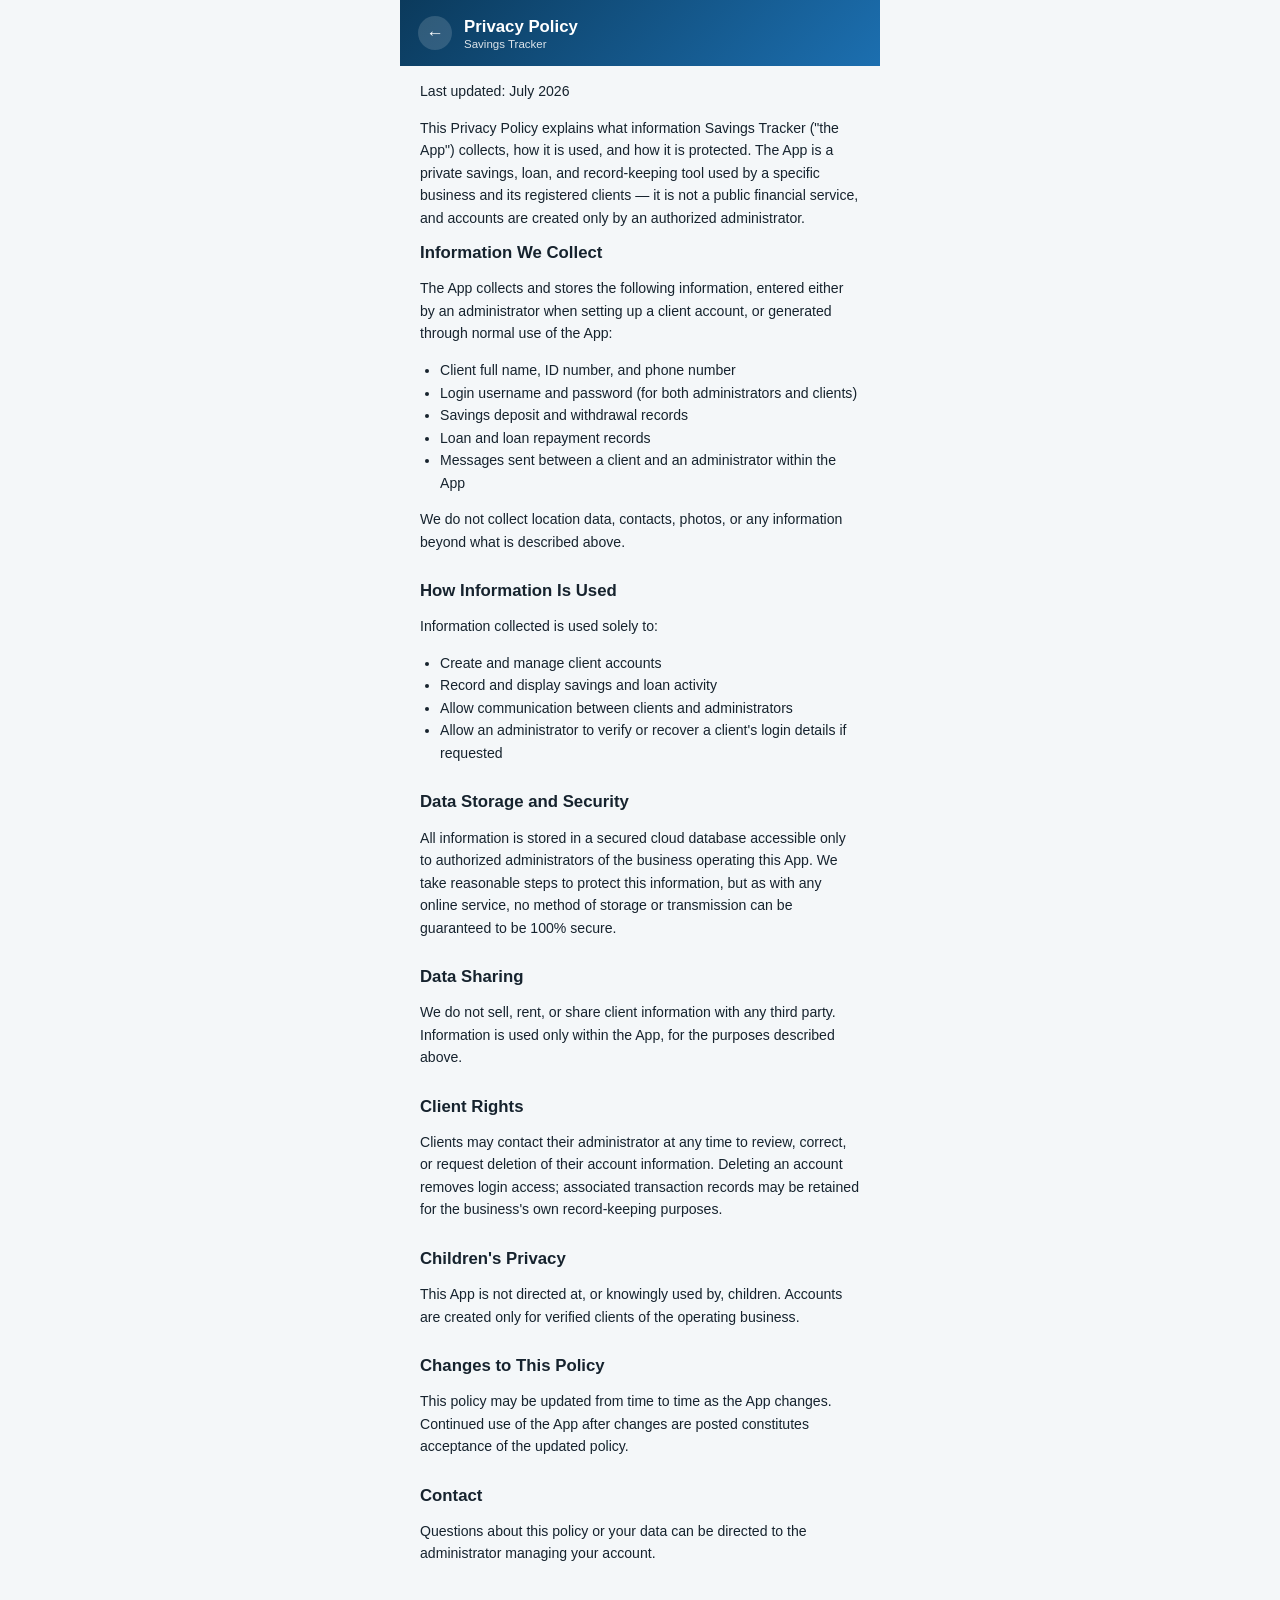
<file: privacy.html>
<!DOCTYPE html>
<html lang="en">
<head>
<meta charset="UTF-8">
<meta name="viewport" content="width=device-width, initial-scale=1.0, viewport-fit=cover">
<title>Privacy Policy — Savings Tracker</title>
<meta name="theme-color" content="#0B3A5C">
<link rel="icon" href="icons/icon-192.png">
<link rel="stylesheet" href="styles.css">
<style>
  .policy-wrap{max-width:640px;margin:0 auto;padding:0 20px 60px;}
  .policy-wrap h2{font-size:1.05rem;margin:28px 0 8px;}
  .policy-wrap h2:first-of-type{margin-top:6px;}
  .policy-wrap p, .policy-wrap li{font-size:0.88rem;line-height:1.6;color:var(--ink);}
  .policy-wrap ul{padding-left:20px;margin:8px 0;}
  .policy-updated{font-size:0.75rem;color:var(--ink-soft);margin-bottom:6px;}
</style>
</head>
<body>
  <div class="app-shell">
    <div class="topbar">
      <a href="index.html" class="back-btn" style="text-decoration:none;display:flex;align-items:center;justify-content:center;">←</a>
      <div class="title-block">
        <h1>Privacy Policy</h1>
        <p>Savings Tracker</p>
      </div>
    </div>

    <div class="dash-content policy-wrap">
      <p class="policy-updated">Last updated: July 2026</p>
      <p>This Privacy Policy explains what information Savings Tracker ("the App") collects, how it is used, and how it is protected. The App is a private savings, loan, and record-keeping tool used by a specific business and its registered clients — it is not a public financial service, and accounts are created only by an authorized administrator.</p>

      <h2>Information We Collect</h2>
      <p>The App collects and stores the following information, entered either by an administrator when setting up a client account, or generated through normal use of the App:</p>
      <ul>
        <li>Client full name, ID number, and phone number</li>
        <li>Login username and password (for both administrators and clients)</li>
        <li>Savings deposit and withdrawal records</li>
        <li>Loan and loan repayment records</li>
        <li>Messages sent between a client and an administrator within the App</li>
      </ul>
      <p>We do not collect location data, contacts, photos, or any information beyond what is described above.</p>

      <h2>How Information Is Used</h2>
      <p>Information collected is used solely to:</p>
      <ul>
        <li>Create and manage client accounts</li>
        <li>Record and display savings and loan activity</li>
        <li>Allow communication between clients and administrators</li>
        <li>Allow an administrator to verify or recover a client's login details if requested</li>
      </ul>

      <h2>Data Storage and Security</h2>
      <p>All information is stored in a secured cloud database accessible only to authorized administrators of the business operating this App. We take reasonable steps to protect this information, but as with any online service, no method of storage or transmission can be guaranteed to be 100% secure.</p>

      <h2>Data Sharing</h2>
      <p>We do not sell, rent, or share client information with any third party. Information is used only within the App, for the purposes described above.</p>

      <h2>Client Rights</h2>
      <p>Clients may contact their administrator at any time to review, correct, or request deletion of their account information. Deleting an account removes login access; associated transaction records may be retained for the business's own record-keeping purposes.</p>

      <h2>Children's Privacy</h2>
      <p>This App is not directed at, or knowingly used by, children. Accounts are created only for verified clients of the operating business.</p>

      <h2>Changes to This Policy</h2>
      <p>This policy may be updated from time to time as the App changes. Continued use of the App after changes are posted constitutes acceptance of the updated policy.</p>

      <h2>Contact</h2>
      <p>Questions about this policy or your data can be directed to the administrator managing your account.</p>
    </div>
  </div>
</body>
</html>
</file>
<file: styles.css>
/* ===========================================================
   Savings Tracking System — styles.css
   Brand: corporate financial, deep blue + green, mobile-first
=========================================================== */

:root{
  --blue-900:#0B3A5C;
  --blue-700:#0F4C81;
  --blue-500:#1C6FB0;
  --green-600:#118A6D;
  --green-500:#17A97F;
  --red-600:#C0392B;
  --ink:#16232E;
  --ink-soft:#5C6B78;
  --paper:#F4F7F9;
  --card:#FFFFFF;
  --line:#E1E7EB;
  --radius-lg:16px;
  --radius-md:10px;
  --radius-sm:6px;
  --shadow:0 2px 10px rgba(11,58,92,0.08), 0 1px 3px rgba(11,58,92,0.06);
  --font: -apple-system, BlinkMacSystemFont, "Segoe UI", Roboto, "Helvetica Neue", Arial, sans-serif;
}

*{box-sizing:border-box;}
html,body{margin:0;padding:0;}
body{
  font-family:var(--font);
  background:var(--paper);
  color:var(--ink);
  -webkit-tap-highlight-color:transparent;
}
a{color:inherit; text-decoration:none;}
button{font-family:var(--font);}

@media (prefers-reduced-motion: reduce){
  *{animation-duration:0.001ms !important; transition-duration:0.001ms !important;}
}

/* ---------- App shell ---------- */
.app-shell{
  max-width:480px;
  margin:0 auto;
  min-height:100vh;
  background:var(--paper);
  display:flex;
  flex-direction:column;
}

/* ---------- Top bar (brand header, used on inner pages) ---------- */
.topbar{
  background:linear-gradient(135deg, var(--blue-900), var(--blue-500));
  color:#fff;
  padding:16px 18px;
  display:flex;
  align-items:center;
  gap:12px;
  position:sticky;
  top:0;
  z-index:10;
}
.topbar .back-btn{
  background:rgba(255,255,255,0.15);
  border:none;
  color:#fff;
  width:34px;
  height:34px;
  border-radius:50%;
  font-size:1.1rem;
  display:flex;
  align-items:center;
  justify-content:center;
  cursor:pointer;
  flex-shrink:0;
}
.topbar .back-btn:hover{background:rgba(255,255,255,0.28);}
.topbar .title-block{flex:1; min-width:0;}
.topbar .title-block h1{
  font-size:1.05rem;
  margin:0;
  font-weight:700;
}
.topbar .title-block p{
  margin:1px 0 0;
  font-size:0.72rem;
  opacity:0.85;
}
.topbar .logout-btn{
  background:none;
  border:1px solid rgba(255,255,255,0.4);
  color:#fff;
  font-size:0.72rem;
  padding:6px 10px;
  border-radius:999px;
  cursor:pointer;
  flex-shrink:0;
}
.topbar .logout-btn:hover{background:rgba(255,255,255,0.15);}

/* ---------- Portal (welcome) page ---------- */
.portal-screen{
  flex:1;
  display:flex;
  flex-direction:column;
  align-items:center;
  justify-content:center;
  padding:40px 24px;
  text-align:center;
  background:linear-gradient(160deg, var(--blue-900) 0%, var(--blue-700) 45%, var(--green-600) 100%);
  color:#fff;
  min-height:100vh;
}
.portal-logo{
  width:76px; height:76px;
  border-radius:20px;
  background:rgba(255,255,255,0.12);
  display:flex; align-items:center; justify-content:center;
  font-size:2rem;
  font-weight:800;
  margin-bottom:18px;
  border:1px solid rgba(255,255,255,0.25);
}
.portal-screen h1{
  font-size:1.6rem;
  margin:0 0 4px;
  font-weight:800;
}
.portal-screen p.sub{
  font-size:0.85rem;
  opacity:0.85;
  margin:0 0 36px;
  max-width:300px;
}
.portal-options{
  width:100%;
  max-width:340px;
  display:flex;
  flex-direction:column;
  gap:14px;
}
.portal-card{
  background:rgba(255,255,255,0.98);
  color:var(--ink);
  border-radius:var(--radius-lg);
  padding:18px 20px;
  display:flex;
  align-items:center;
  gap:14px;
  text-align:left;
  cursor:pointer;
  border:none;
  width:100%;
  box-shadow:0 6px 18px rgba(0,0,0,0.18);
  transition:transform 0.12s ease;
}
.portal-card:hover{transform:translateY(-2px);}
.portal-card .p-icon{
  width:44px; height:44px;
  border-radius:12px;
  display:flex; align-items:center; justify-content:center;
  font-size:1.3rem;
  color:#fff;
  flex-shrink:0;
}
.portal-card.admin .p-icon{background:var(--blue-700);}
.portal-card.client .p-icon{background:var(--green-600);}
.portal-card .p-text strong{display:block; font-size:1rem;}
.portal-card .p-text span{font-size:0.76rem; color:var(--ink-soft);}
.portal-card .p-arrow{margin-left:auto; color:var(--ink-soft); font-size:1.1rem;}

.portal-footnote{
  margin-top:34px;
  font-size:0.68rem;
  opacity:0.7;
}

/* ---------- Login pages ---------- */
.login-screen{
  flex:1;
  display:flex;
  flex-direction:column;
  justify-content:center;
  padding:36px 26px;
  min-height:100vh;
}
.login-brandmark{
  display:flex;
  align-items:center;
  gap:10px;
  margin-bottom:30px;
}
.login-brandmark .mark{
  width:42px; height:42px;
  border-radius:10px;
  display:flex; align-items:center; justify-content:center;
  color:#fff;
  font-weight:800;
  font-size:1.15rem;
}
.login-brandmark.admin-mark .mark{background:var(--blue-700);}
.login-brandmark.client-mark .mark{background:var(--green-600);}
.login-brandmark span.brandname{font-weight:700; font-size:1rem;}

.login-card h2{
  font-size:1.35rem;
  margin:0 0 4px;
}
.login-card p.sub{
  font-size:0.8rem;
  color:var(--ink-soft);
  margin:0 0 26px;
}

.field{margin-bottom:16px;}
.field label{
  display:block;
  font-size:0.78rem;
  font-weight:600;
  color:var(--ink-soft);
  margin-bottom:6px;
}
.field input, .field select, .field textarea{
  width:100%;
  padding:12px 13px;
  border:1.5px solid var(--line);
  border-radius:var(--radius-md);
  font-size:0.95rem;
  font-family:var(--font);
  background:#fff;
  color:var(--ink);
  outline:none;
  transition:border-color 0.15s, box-shadow 0.15s;
}
.field input:focus, .field select:focus, .field textarea:focus{
  border-color:var(--blue-500);
  box-shadow:0 0 0 3px rgba(28,111,176,0.12);
}
.field textarea{resize:vertical; min-height:80px;}
.field .hint{font-size:0.72rem; color:var(--ink-soft); margin-top:5px;}
.field .error-text{font-size:0.72rem; color:var(--red-600); margin-top:5px; display:none;}
.field .error-text.show{display:block;}

.btn{
  display:inline-flex;
  align-items:center;
  justify-content:center;
  gap:6px;
  width:100%;
  padding:13px 16px;
  border-radius:var(--radius-md);
  border:none;
  font-weight:700;
  font-size:0.95rem;
  cursor:pointer;
  transition:transform 0.08s, filter 0.15s;
}
.btn:active{transform:scale(0.98);}
.btn-block{margin-top:6px;}
.btn-admin{background:var(--blue-700); color:#fff;}
.btn-admin:hover{filter:brightness(1.08);}
.btn-client{background:var(--green-600); color:#fff;}
.btn-client:hover{filter:brightness(1.08);}
.btn-outline{
  background:#fff;
  border:1.5px solid var(--line);
  color:var(--ink-soft);
}
.btn-outline:hover{border-color:var(--blue-500); color:var(--blue-700);}
.btn-danger{background:var(--red-600); color:#fff;}
.btn-row{display:flex; gap:10px; margin-top:18px;}
.btn-row .btn{margin-top:0;}

.alert{
  border-radius:var(--radius-md);
  padding:11px 13px;
  font-size:0.82rem;
  margin-top:14px;
  display:none;
}
.alert.show{display:block;}
.alert-error{background:#FBEAE8; border:1px solid var(--red-600); color:var(--red-600);}
.alert-success{background:#E8F6F0; border:1px solid var(--green-600); color:var(--green-600);}

.login-demo-hint{
  text-align:center;
  font-size:0.72rem;
  color:var(--ink-soft);
  margin-top:20px;
}
.login-switch{
  text-align:center;
  font-size:0.8rem;
  margin-top:26px;
  color:var(--ink-soft);
}
.login-switch a{color:var(--blue-500); font-weight:600;}

/* ---------- Dashboard shells ---------- */
.dash-content{
  flex:1;
  padding:18px 16px 90px;
  overflow-y:auto;
}

.hello-row{
  display:flex;
  align-items:baseline;
  justify-content:space-between;
  margin-bottom:16px;
}
.hello-row h2{font-size:1.15rem; margin:0;}
.hello-row span.date{font-size:0.72rem; color:var(--ink-soft);}

/* Hero balance card (client) */
.hero-balance{
  background:linear-gradient(135deg, var(--blue-900), var(--green-600));
  color:#fff;
  border-radius:var(--radius-lg);
  padding:20px;
  margin-bottom:16px;
  position:relative;
  overflow:hidden;
}
.hero-balance .label{font-size:0.72rem; text-transform:uppercase; letter-spacing:0.08em; opacity:0.8;}
.hero-balance .amount{font-size:2.1rem; font-weight:800; margin-top:4px;}
.hero-balance .updated{font-size:0.68rem; opacity:0.75; margin-top:8px;}

.tile-row{display:flex; gap:10px; margin-bottom:18px;}
.tile{
  flex:1;
  background:var(--card);
  border:1px solid var(--line);
  border-radius:var(--radius-md);
  padding:13px;
}
.tile .t-label{font-size:0.68rem; text-transform:uppercase; letter-spacing:0.06em; color:var(--ink-soft);}
.tile .t-val{font-size:1.05rem; font-weight:700; margin-top:4px;}

/* Action grid (Admin dashboard) */
.action-grid{display:flex; flex-direction:column; gap:10px;}
.action-card{
  display:flex;
  align-items:center;
  gap:14px;
  background:var(--card);
  border:1px solid var(--line);
  border-radius:var(--radius-md);
  padding:14px;
  cursor:pointer;
  width:100%;
  text-align:left;
  transition:border-color 0.15s, box-shadow 0.15s;
}
.action-card:hover{border-color:var(--blue-500); box-shadow:var(--shadow);}
.action-card .ic{
  width:40px; height:40px;
  border-radius:10px;
  background:var(--paper);
  display:flex; align-items:center; justify-content:center;
  font-size:1.2rem;
  flex-shrink:0;
}
.action-card .txt strong{display:block; font-size:0.92rem;}
.action-card .txt span{font-size:0.72rem; color:var(--ink-soft);}
.action-card .badge{
  margin-left:auto;
  background:var(--red-600);
  color:#fff;
  font-size:0.68rem;
  font-weight:700;
  padding:2px 8px;
  border-radius:999px;
}

/* Tab bar (in-page section switching) */
.tab-bar{
  display:flex;
  background:var(--card);
  border:1px solid var(--line);
  border-radius:999px;
  padding:4px;
  margin-bottom:16px;
  gap:2px;
}
.tab-bar button{
  flex:1;
  border:none;
  background:none;
  padding:9px 6px;
  font-size:0.76rem;
  font-weight:700;
  color:var(--ink-soft);
  border-radius:999px;
  cursor:pointer;
}
.tab-bar button.active{background:var(--blue-700); color:#fff;}
.tab-bar.client-tabs button.active{background:var(--green-600);}

.panel{display:none;}
.panel.active{display:block;}

/* Section header inside a panel */
.section-title{
  font-size:1rem;
  font-weight:700;
  margin:0 0 4px;
}
.section-sub{
  font-size:0.75rem;
  color:var(--ink-soft);
  margin:0 0 16px;
}

/* Search + suggestions (Admin: find client) */
.search-wrap{position:relative; margin-bottom:12px;}
.search-wrap input{padding-left:36px;}
.search-wrap .mag{
  position:absolute; left:12px; top:50%; transform:translateY(-50%);
  color:var(--ink-soft);
}
.suggest-list{
  border:1px solid var(--line);
  border-radius:var(--radius-md);
  overflow:hidden;
  margin-top:4px;
  display:none;
  background:#fff;
}
.suggest-list.show{display:block;}
.suggest-item{
  padding:10px 12px;
  cursor:pointer;
  border-bottom:1px solid var(--line);
  font-size:0.86rem;
}
.suggest-item:last-child{border-bottom:none;}
.suggest-item:hover{background:var(--paper);}
.suggest-item .s-id{font-size:0.7rem; color:var(--ink-soft);}

.client-pick{
  border:1.5px solid var(--line);
  border-radius:var(--radius-md);
  padding:12px;
  margin-bottom:14px;
  display:none;
  background:#fff;
}
.client-pick.show{display:block;}
.client-pick .name{font-weight:700; font-size:0.92rem;}
.client-pick .meta{font-size:0.72rem; color:var(--ink-soft); margin-top:2px;}
.client-pick .bal{font-size:0.88rem; font-weight:700; color:var(--green-600); margin-top:6px;}

.toggle-row{display:flex; gap:8px; margin-bottom:16px;}
.toggle-opt{
  flex:1;
  text-align:center;
  padding:11px;
  border:1.5px solid var(--line);
  border-radius:var(--radius-md);
  cursor:pointer;
  font-size:0.86rem;
  font-weight:700;
  color:var(--ink-soft);
  background:#fff;
}
.toggle-opt.active{border-color:var(--blue-700); background:var(--blue-700); color:#fff;}

.review-card{
  background:#fff;
  border:1.5px dashed var(--blue-500);
  border-radius:var(--radius-md);
  padding:14px;
  margin-top:16px;
  display:none;
}
.review-card.show{display:block;}
.review-card .row{display:flex; justify-content:space-between; padding:4px 0; font-size:0.85rem;}
.review-card .row.total{border-top:1px solid var(--line); margin-top:6px; padding-top:8px; font-weight:800;}

/* Ledger list (savings history rows) */
.ledger-list{list-style:none; margin:0; padding:0;}
.ledger-row{
  display:flex;
  justify-content:space-between;
  align-items:center;
  padding:12px 0;
  border-bottom:1px solid var(--line);
}
.ledger-row:last-child{border-bottom:none;}
.ledger-row .l-main strong{display:block; font-size:0.88rem;}
.ledger-row .l-main span{font-size:0.7rem; color:var(--ink-soft);}
.ledger-row .l-amt{font-weight:700; font-size:0.9rem;}
.l-amt.credit{color:var(--green-600);}
.l-amt.debit{color:var(--red-600);}

/* Loan cards */
.loan-card{
  border:1px solid var(--line);
  background:#fff;
  border-radius:var(--radius-md);
  padding:14px;
  margin-bottom:12px;
}
.loan-card .lc-top{display:flex; justify-content:space-between; align-items:flex-start;}
.loan-card .lc-amt{font-weight:800; font-size:1rem;}
.loan-card .lc-sub{font-size:0.72rem; color:var(--ink-soft); margin-top:2px;}
.status-chip{
  font-size:0.65rem;
  font-weight:700;
  text-transform:uppercase;
  padding:3px 9px;
  border-radius:999px;
  background:#FDF3E4;
  color:#A9762F;
}
.status-chip.paid{background:#E8F6F0; color:var(--green-600);}
.progress-track{height:7px; background:var(--paper); border-radius:99px; margin-top:10px; overflow:hidden;}
.progress-fill{height:100%; background:var(--green-600); border-radius:99px;}
.loan-card .lc-due{font-size:0.7rem; color:var(--ink-soft); margin-top:8px;}

/* Client cards (Admin - clients history list) */
.empty-note{
  text-align:center;
  color:var(--ink-soft);
  font-size:0.82rem;
  padding:34px 10px;
}

/* Inbox / thread list */
.thread-item{
  display:flex;
  gap:10px;
  align-items:flex-start;
  padding:13px 0;
  border-bottom:1px solid var(--line);
  cursor:pointer;
}
.thread-item:last-child{border-bottom:none;}
.dot{width:8px; height:8px; border-radius:50%; background:var(--blue-500); margin-top:6px; flex-shrink:0;}
.dot.read{background:transparent;}
.thread-item .tm{flex:1; min-width:0;}
.thread-item .tm .tname{font-weight:700; font-size:0.86rem;}
.thread-item .tm .tprev{font-size:0.78rem; color:var(--ink-soft); margin-top:2px; overflow:hidden; text-overflow:ellipsis; white-space:nowrap;}
.thread-item .tm .ttime{font-size:0.65rem; color:var(--ink-soft); margin-top:3px;}

/* Chat / messaging */
.chat-area{
  display:flex;
  flex-direction:column;
  gap:8px;
  min-height:240px;
  max-height:360px;
  overflow-y:auto;
  padding:6px 2px 12px;
  margin-bottom:10px;
}
.bubble{
  max-width:78%;
  padding:10px 13px;
  border-radius:14px;
  font-size:0.85rem;
  line-height:1.4;
}
.bubble .b-time{display:block; font-size:0.62rem; opacity:0.65; margin-top:4px;}
.bubble.from-self{align-self:flex-end; background:var(--blue-700); color:#fff; border-bottom-right-radius:4px;}
.bubble.from-other{align-self:flex-start; background:var(--card); border:1px solid var(--line); border-bottom-left-radius:4px;}

.chat-input-row{display:flex; gap:8px; align-items:flex-end;}
.chat-input-row textarea{flex:1; min-height:46px;}
.chat-input-row button{
  background:var(--green-600);
  color:#fff;
  border:none;
  border-radius:var(--radius-md);
  padding:12px 16px;
  font-weight:700;
  font-size:0.85rem;
  cursor:pointer;
  flex-shrink:0;
}
.chat-input-row button:hover{filter:brightness(1.08);}

.preset-row{display:flex; gap:6px; flex-wrap:wrap; margin-bottom:10px;}
.preset-chip{
  font-size:0.72rem;
  padding:6px 11px;
  border:1.5px solid var(--line);
  border-radius:999px;
  background:#fff;
  cursor:pointer;
  color:var(--ink-soft);
}
.preset-chip:hover{border-color:var(--green-600); color:var(--green-600);}

/* Bottom nav (mobile app feel, optional secondary nav on dashboards) */
.bottom-note{
  text-align:center;
  font-size:0.66rem;
  color:var(--ink-soft);
  padding:14px 16px 30px;
}

/* Report table */
.report-table{
  width:100%;
  border-collapse:collapse;
  font-size:0.78rem;
  min-width:520px;
}
.report-table th{
  text-align:left;
  padding:9px 10px;
  background:var(--blue-900);
  color:#fff;
  font-size:0.68rem;
  text-transform:uppercase;
  letter-spacing:0.04em;
  position:sticky;
  top:0;
}
.report-table td{
  padding:9px 10px;
  border-bottom:1px solid var(--line);
  background:var(--card);
  white-space:nowrap;
}
.report-table tr:last-child td{border-bottom:none;}
.report-table td.amt-credit{color:var(--green-600); font-weight:700;}
.report-table td.amt-debit{color:var(--red-600); font-weight:700;}

/* Responsive tweak for small screens */
@media (max-width:360px){
  .tile-row{flex-direction:column;}
}
</file>
